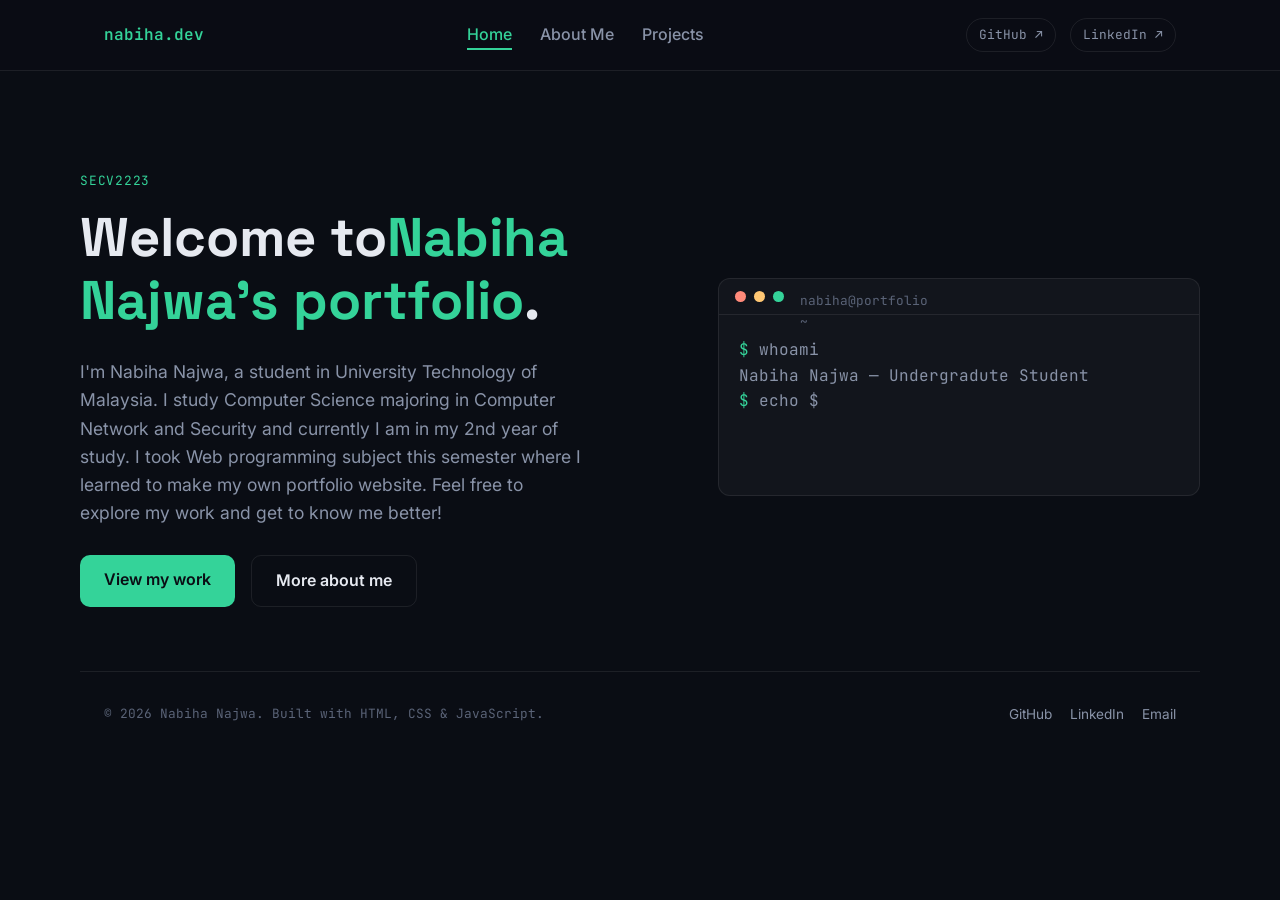
<file: index.html>
<!DOCTYPE html>
<html lang="en">
<head>
  <meta charset="UTF-8">
  <meta name="viewport" content="width=device-width, initial-scale=1.0">
  <title>Nabiha Najwa — Portfolio</title>
  <meta name="description" content="I'm currently a Computer Science student majoring in Computer Network and Security in University Technology of Malaysia. I have always been interested in technology and programming, and I am excited to share my portfolio with you through this website that i build. ">
  <link rel="preconnect" href="https://fonts.googleapis.com">
  <link rel="preconnect" href="https://fonts.gstatic.com" crossorigin>
  <link href="https://fonts.googleapis.com/css2?family=Space+Grotesk:wght@500;600;700&family=Inter:wght@400;500;600&family=JetBrains+Mono:wght@400;500;600&display=swap" rel="stylesheet">
  <link rel="stylesheet" href="css/style.css">
</head>
<body>

  <header class="site-header">
    <nav class="nav" aria-label="Primary">
      <a href="index.html" class="nav__brand">nabiha<span>.dev</span></a>
      <ul class="nav__links">
        <li><a href="index.html" aria-current="page">Home</a></li>
        <li><a href="about.html">About Me</a></li>
        <li><a href="portfolio.html">Projects</a></li>
      </ul>
      <div class="nav__external">
        <a href="https://github.com/nabihanajwaaa" target="_blank" rel="noopener noreferrer">GitHub ↗</a>
        <a href="https://www.linkedin.com/in/nabiha-najwa-b11868330/" target="_blank" rel="noopener noreferrer">LinkedIn ↗</a>
      </div>
      <button class="nav__toggle" aria-label="Toggle menu" aria-expanded="false">
        <span></span>
      </button>
    </nav>
  </header>

  <main id="main">
    <section class="hero wrap">
      <div class="hero__grid">
        <div>
          <span class="eyebrow">SECV2223</span>
          <h1>Welcome to<span class="accent">Nabiha Najwa's portfolio</span>.</h1>
          <p class="hero__lede">
            I'm Nabiha Najwa, a student in University Technology of Malaysia. 
            I study Computer Science majoring in Computer Network and Security 
            and currently I am in my 2nd year of study. I took Web programming
            subject this semester where I learned to make my own portfolio
            website. Feel free to explore my work and get to know me better!
          </p>
          <div class="hero__actions">
            <a href="projects.html" class="btn btn--primary">View my work</a>
            <a href="about.html" class="btn btn--ghost">More about me</a>
          </div>
        </div>

        <div class="terminal" role="img" aria-label="Terminal animation reading: whoami, Nabiha Najwa, software developer, cat skills.txt, HTML, CSS, JavaScript, Git, Accessibility">
          <div class="terminal__bar">
            <span></span><span></span><span></span>
            <span class="terminal__title">nabiha@portfolio ~ </span>
          </div>
          <div class="terminal__body"
               data-terminal
               data-lines='[
                 {"type":"cmd","text":"whoami"},
                 {"type":"out","text":"Nabiha Najwa — Undergradute Student"},
                 {"type":"cmd","text":"echo $Course"},
                 {"type":"out","text":"Computer Network and Security"},
                 {"type":"cmd","text":"echo $STATUS"},
                 {"type":"out","text":"2nd year student"}
               ]'>
          </div>
        </div>
      </div>

  <footer class="site-footer">
    <div class="wrap footer__row">
      <small>&copy; <span data-year></span> Nabiha Najwa. Built with HTML, CSS &amp; JavaScript.</small>
      <div class="footer__socials">
        <a href="https://github.com/nabihanajwaaa" target="_blank" rel="noopener noreferrer">GitHub</a>
        <a href="https://www.linkedin.com/in/nabiha-najwa-b11868330/" target="_blank" rel="noopener noreferrer">LinkedIn</a>
        <a href="mailto:nabihanajwa@graduate.utm.my">Email</a>
      </div>
    </div>
  </footer>

  <script src="js/script.js"></script>
</body>
</html>
</file>
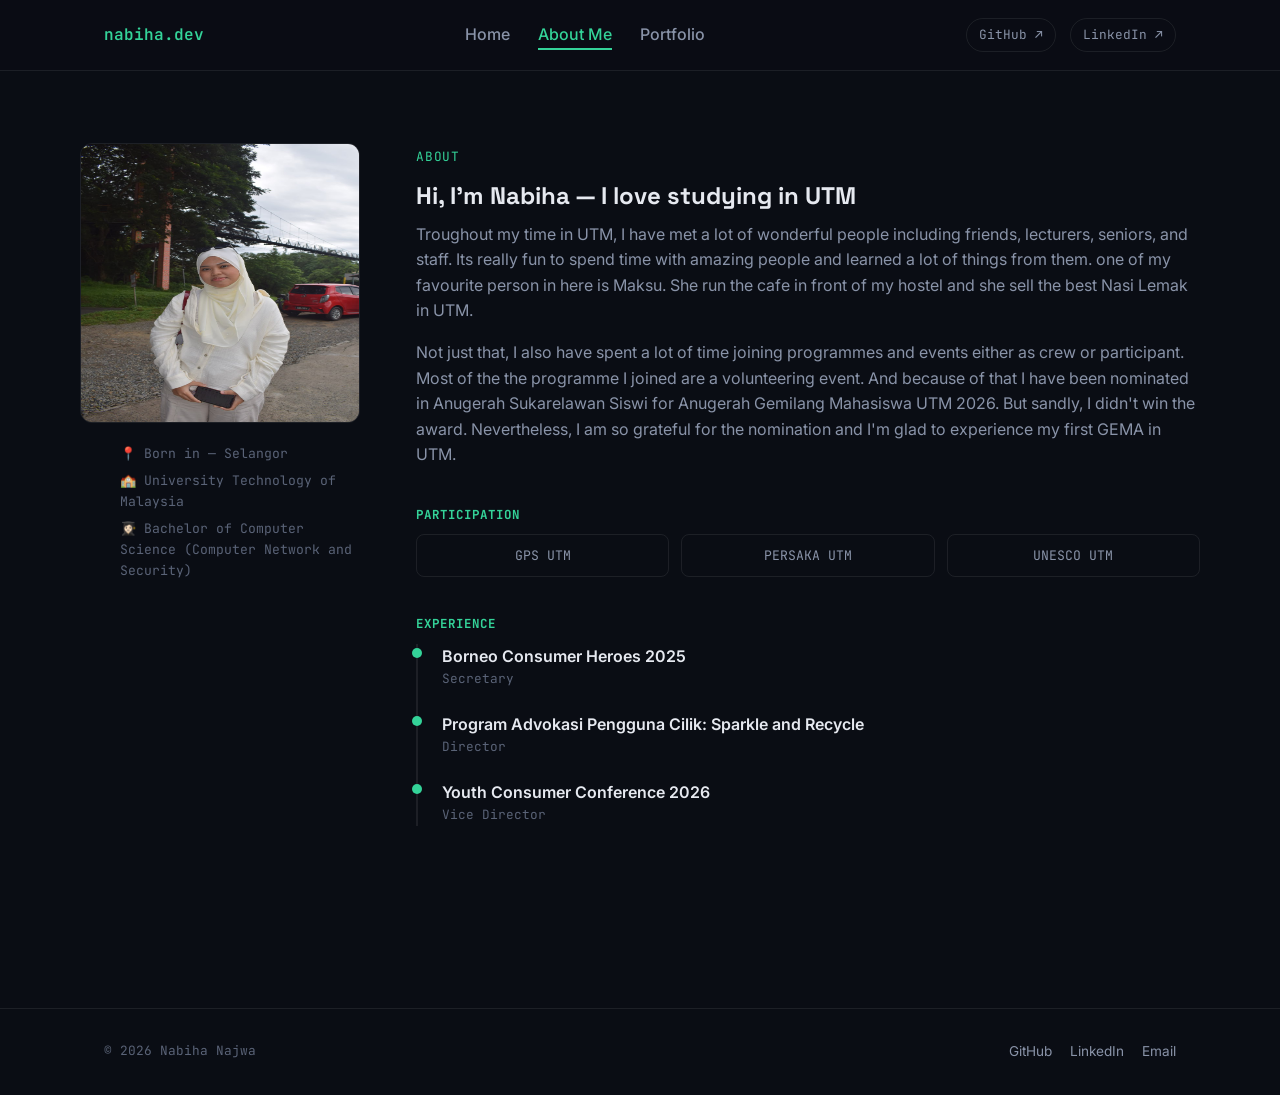
<file: about.html>
<!DOCTYPE html>
<html lang="en">
<head>
  <meta charset="UTF-8">
  <meta name="viewport" content="width=device-width, initial-scale=1.0">
  <title>About Me — Nabiha Najwa</title>
  <meta name="description" content="Learn about Nabiha Najwa's background, skills, and experience">
  <link rel="preconnect" href="https://fonts.googleapis.com">
  <link rel="preconnect" href="https://fonts.gstatic.com" crossorigin>
  <link href="https://fonts.googleapis.com/css2?family=Space+Grotesk:wght@500;600;700&family=Inter:wght@400;500;600&family=JetBrains+Mono:wght@400;500;600&display=swap" rel="stylesheet">
  <link rel="stylesheet" href="css/style.css">
</head>
<body>

  <header class="site-header">
    <nav class="nav" aria-label="Primary">
      <a href="index.html" class="nav__brand">nabiha<span>.dev</span></a>
      <ul class="nav__links">
        <li><a href="index.html">Home</a></li>
        <li><a href="about.html" aria-current="page">About Me</a></li>
        <li><a href="portfolio.html">Portfolio</a></li>
      </ul>
      <div class="nav__external">
        <a href="https://github.com/nabihanajwaaa" target="_blank" rel="noopener noreferrer">GitHub ↗</a>
        <a href="https://www.linkedin.com/in/nabiha-najwa-b11868330/" target="_blank" rel="noopener noreferrer">LinkedIn ↗</a>
      </div>
      <button class="nav__toggle" aria-label="Toggle menu" aria-expanded="false">
        <span></span>
      </button>
    </nav>
  </header>

  <main id="main">
    <section class="about wrap">
      <div class="about__grid">
        <div class="about__portrait">
          <img src="images/portrait2.jpg" alt="Placeholder portrait illustration of me" width="280" height="280">
          <ul class="about__meta">
            <li>📍 Born in — Selangor</li>
            <li>🏫 University Technology of Malaysia</li>
            <li>👩🏻‍🎓 Bachelor of Computer Science (Computer Network and Security)</li>
          </ul>
        </div>

        <div>
          <span class="eyebrow">About</span>
          <h1>Hi, I'm Nabiha — I love studying in UTM</h1>
          <p>
            Troughout my time in UTM, I have met a lot of wonderful people including friends,
            lecturers, seniors, and staff. Its really fun to spend time with amazing people
            and learned a lot of things from them. one of my favourite person in here is Maksu.
            She run the cafe in front of my hostel and she sell the best Nasi Lemak in UTM.
          </p>
          <p>
            Not just that, I also have spent a lot of time joining programmes and events either
            as crew or participant. Most of the the programme I joined are a volunteering event.
            And because of that I have been nominated in Anugerah Sukarelawan Siswi for Anugerah
            Gemilang Mahasiswa UTM 2026. But sandly, I didn't win the award. Nevertheless, 
            I am so grateful for the nomination and I'm glad to experience my first GEMA in UTM.
          </p>

          <h2 class="section-title" style="margin-top:40px;">Participation</h2>
          <div class="participation">
            <span class="skill-chip">GPS UTM</span>
            <span class="skill-chip">PERSAKA UTM</span>
            <span class="skill-chip">UNESCO UTM</span>
          </div>

          <h2 class="section-title" style="margin-top:40px;">Experience</h2>
          <ul class="timeline">
            <li>
              <div class="t-role">Borneo Consumer Heroes 2025</div>
              <div class="t-meta">Secretary</div>
            </li>
            <li>
              <div class="t-role">Program Advokasi Pengguna Cilik: Sparkle and Recycle</div>
              <div class="t-meta">Director</div>
            </li>
            <li>
              <div class="t-role">Youth Consumer Conference 2026</div>
              <div class="t-meta">Vice Director</div>
            </li>
          </ul>
        </div>
      </div>
    </section>
  </main>

  <footer class="site-footer">
    <div class="wrap footer__row">
      <small>&copy; <span data-year></span> Nabiha Najwa</small>
      <div class="footer__socials">
        <a href="https://github.com/nabihanajwa" target="_blank" rel="noopener noreferrer">GitHub</a>
        <a href="https://linkedin.com/in/nabiha-najwa-b11868330/" target="_blank" rel="noopener noreferrer">LinkedIn</a>
        <a href="mailto:nabihanajwa@graduate.utm.my">Email</a>
      </div>
    </div>
  </footer>

  <script src="js/script.js"></script>
</body>
</html>
</file>
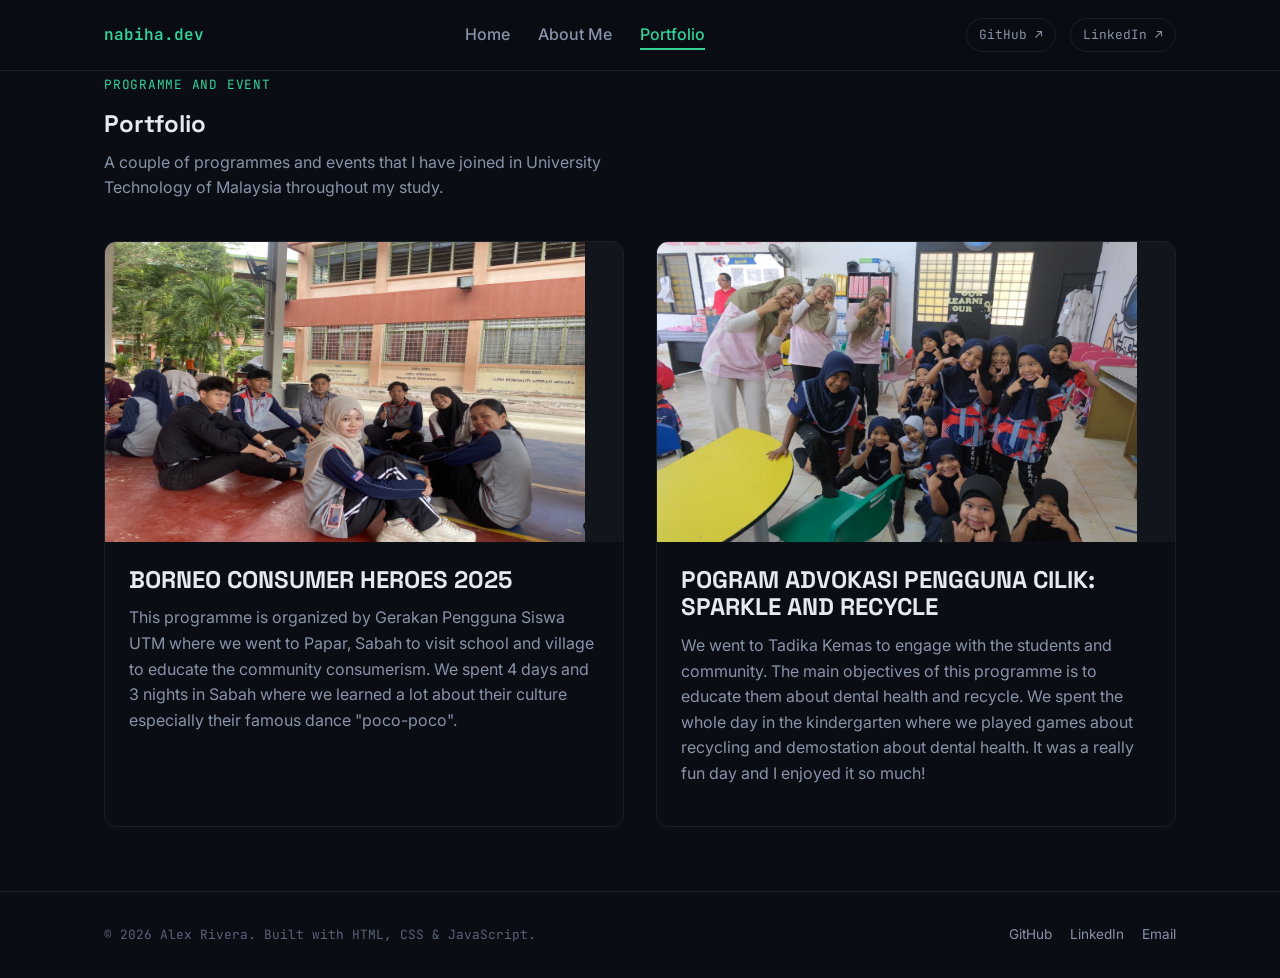
<file: portfolio.html>
<!DOCTYPE html>
<html lang="en">
<head>
  <meta charset="UTF-8">
  <meta name="viewport" content="width=device-width, initial-scale=1.0">
  <title>Portfolio — Nabiha Najwa</title>
  <meta name="description" content="Programme and Event">
  <link rel="preconnect" href="https://fonts.googleapis.com">
  <link rel="preconnect" href="https://fonts.gstatic.com" crossorigin>
  <link href="https://fonts.googleapis.com/css2?family=Space+Grotesk:wght@500;600;700&family=Inter:wght@400;500;600&family=JetBrains+Mono:wght@400;500;600&display=swap" rel="stylesheet">
  <link rel="stylesheet" href="css/style.css">
</head>
<body>

  <header class="site-header">
    <nav class="nav" aria-label="Primary">
      <a href="index.html" class="nav__brand">nabiha<span>.dev</span></a>
      <ul class="nav__links">
        <li><a href="index.html">Home</a></li>
        <li><a href="about.html">About Me</a></li>
        <li><a href="portfolio.html" aria-current="page">Portfolio</a></li>
      </ul>
      <div class="nav__external">
        <a href="https://github.com/nabihanajwaaa" target="_blank" rel="noopener noreferrer">GitHub ↗</a>
        <a href="https://www.linkedin.com/in/nabiha-najwa-b11868330/" target="_blank" rel="noopener noreferrer">LinkedIn ↗</a>
      </div>
      <button class="nav__toggle" aria-label="Toggle menu" aria-expanded="false">
        <span></span>
      </button>
    </nav>
  </header>

  <main id="main">
    <section class="programme wrap">
      <span class="eyebrow">Programme and Event</span>
      <h1>Portfolio</h1>
      <p style="max-width:56ch;">
        A couple of programmes and events that I have joined in 
        University Technology of Malaysia throughout my study.
      </p>

      <div class="project-grid">
        <article class="project-card">
          <div class="project-card__media">
            <img src="images/bch.jpg" alt="Screenshot placeholder for Project One, a task management web app" width="480" height="300">
          </div>
          <div class="project-card__body">
            <h2>BORNEO CONSUMER HEROES 2025</h2>
            <p>
              This programme is organized by Gerakan Pengguna Siswa UTM where we
              went to Papar, Sabah to visit school and village to educate the community
              consumerism. We spent 4 days and 3 nights in Sabah where we learned a lot
              about their culture especially their famous dance "poco-poco". 
            </p>
          </div>
        </article>

        <article class="project-card">
          <div class="project-card__media">
            <img src="images/sparkle.jpg" alt="Screenshot placeholder for Project Two, a weather dashboard" width="480" height="300">
          </div>
          <div class="project-card__body">
            <h2>POGRAM ADVOKASI PENGGUNA CILIK:
              SPARKLE AND RECYCLE
            </h2>
            <p>
              We went to Tadika Kemas to engage with the students and community. The main 
              objectives of this programme is to educate them about dental health and recycle.
              We spent the whole day in the kindergarten where we played games about recycling
              and demostation about dental health. It was a really fun day and I enjoyed it so much!
            </p>
          </div>
        </article>
      </div>
    </section>
  </main>

  <footer class="site-footer">
    <div class="wrap footer__row">
      <small>&copy; <span data-year></span> Alex Rivera. Built with HTML, CSS &amp; JavaScript.</small>
      <div class="footer__socials">
        <a href="https://github.com/yourusername" target="_blank" rel="noopener noreferrer">GitHub</a>
        <a href="https://linkedin.com/in/yourusername" target="_blank" rel="noopener noreferrer">LinkedIn</a>
        <a href="mailto:you@example.com">Email</a>
      </div>
    </div>
  </footer>

  <script src="js/script.js"></script>
</body>
</html>
</file>
<file: css/style.css>
:root {
  --bg: #0A0D14;
  --panel: #12151C;
  --line: rgba(255, 255, 255, 0.08);

  --ink: #E6E9F0;
  --ink-soft: #8993A8;
  --ink-faint: #5A6377;

  --green: #34D399;
  --amber: #FFC773;
  --coral: #FF8A7A;

  --font-display: 'Space Grotesk', sans-serif;
  --font-body: 'Inter', system-ui, sans-serif;
  --font-mono: 'JetBrains Mono', monospace;

  --max-w: 1120px;
  --radius: 12px;
}

* { box-sizing: border-box; }
html { scroll-behavior: smooth; }

body {
  margin: 0;
  background: var(--bg);
  color: var(--ink);
  font-family: var(--font-body);
  line-height: 1.6;
}

img { max-width: 100%; display: block; }

a { color: var(--green); text-decoration: none; }
a:hover { text-decoration: underline; }

h1, h2, h3 {
  font-family: var(--font-display);
  line-height: 1.15;
  margin: 0 0 0.5em;
}

p { margin: 0 0 1em; color: var(--ink-soft); }

.wrap {
  max-width: var(--max-w);
  margin: 0 auto;
  padding: 0 24px;
}

:focus-visible { outline: 2px solid var(--green); outline-offset: 3px; }

@media (prefers-reduced-motion: reduce) {
  * { animation-duration: 0.01ms !important; transition-duration: 0.01ms !important; }
}

.site-header {
  position: sticky;
  top: 0;
  z-index: 50;
  background: rgba(10, 13, 20, 0.9);
  border-bottom: 1px solid var(--line);
}

.nav {
  display: flex;
  align-items: center;
  justify-content: space-between;
  padding: 18px 24px;
  max-width: var(--max-w);
  margin: 0 auto;
}

.nav__brand { font-family: var(--font-mono); font-weight: 600; }
.nav__brand span { color: var(--green); }

.nav__links {
  display: flex;
  gap: 28px;
  list-style: none;
  margin: 0;
  padding: 0;
}

.nav__links a { color: var(--ink-soft); font-weight: 500; }
.nav__links a:hover { color: var(--ink); text-decoration: none; }
.nav__links a[aria-current="page"] {
  color: var(--green);
  border-bottom: 2px solid var(--green);
  padding-bottom: 4px;
}

.nav__external { display: flex; gap: 14px; }
.nav__external a {
  font-family: var(--font-mono);
  font-size: 0.8rem;
  border: 1px solid var(--line);
  padding: 6px 12px;
  border-radius: 20px;
  color: var(--ink-soft);
}
.nav__external a:hover { border-color: var(--green); color: var(--green); text-decoration: none; }

.nav__toggle {
  display: none;
  background: none;
  border: 1px solid var(--line);
  border-radius: 8px;
  width: 42px;
  height: 38px;
  cursor: pointer;
}
.nav__toggle span, .nav__toggle::before, .nav__toggle::after {
  content: "";
  display: block;
  height: 2px;
  background: var(--ink);
  margin: 6px 10px;
}

.hero { padding: 96px 0 64px; }

.hero__grid {
  display: grid;
  grid-template-columns: 1.1fr 0.9fr;
  gap: 48px;
  align-items: center;
}

.eyebrow {
  font-family: var(--font-mono);
  color: var(--green);
  font-size: 0.8rem;
  letter-spacing: 0.06em;
  text-transform: uppercase;
  margin-bottom: 14px;
  display: inline-block;
}

.hero h1 { font-size: clamp(2.2rem, 4.5vw, 3.4rem); max-width: 16ch; }
.hero h1 .accent { color: var(--green); }

.hero__lede { font-size: 1.1rem; max-width: 46ch; }

.hero__actions { display: flex; gap: 16px; margin-top: 28px; flex-wrap: wrap; }

.btn {
  display: inline-block;
  font-weight: 600;
  padding: 12px 24px;
  border-radius: 10px;
  transition: transform 0.15s ease;
}
.btn--primary { background: var(--green); color: #0A0D14; }
.btn--primary:hover { transform: translateY(-2px); text-decoration: none; }
.btn--ghost { border: 1px solid var(--line); color: var(--ink); }
.btn--ghost:hover { border-color: var(--green); color: var(--green); text-decoration: none; }

.terminal {
  background: var(--panel);
  border: 1px solid var(--line);
  border-radius: var(--radius);
  overflow: hidden;
  font-family: var(--font-mono);
}
.terminal__bar {
  display: flex;
  align-items: center;
  gap: 8px;
  padding: 12px 16px;
  border-bottom: 1px solid var(--line);
}
.terminal__bar span { width: 11px; height: 11px; border-radius: 50%; }
.terminal__bar span:nth-child(1) { background: var(--coral); }
.terminal__bar span:nth-child(2) { background: var(--amber); }
.terminal__bar span:nth-child(3) { background: var(--green); }
.terminal__title { margin-left: 8px; color: var(--ink-faint); font-size: 0.8rem; }
.terminal__body { padding: 22px 20px 30px; color: var(--ink-soft); min-height: 180px; }
.terminal__body .prompt { color: var(--green); }
.terminal__body .out { color: var(--ink-faint); }
.terminal__cursor {
  display: inline-block;
  width: 8px; height: 1.1em;
  background: var(--green);
  vertical-align: text-bottom;
  animation: blink 1s steps(1) infinite;
}
@keyframes blink { 50% { opacity: 0; } }

.about { padding: 72px 0 96px; }
.about__grid { display: grid; grid-template-columns: 280px 1fr; gap: 56px; }
.about__portrait img { border-radius: var(--radius); border: 1px solid var(--line); }
.about__meta { margin-top: 20px; font-family: var(--font-mono); font-size: 0.82rem; color: var(--ink-faint); }
.about__meta ul { padding: 0; margin: 0; }
.about__meta li { margin-bottom: 6px; list-style: none; }

.section-title {
  font-family: var(--font-mono);
  text-transform: uppercase;
  letter-spacing: 0.08em;
  font-size: 0.78rem;
  color: var(--green);
  margin-bottom: 10px;
}

.participation { display: grid; grid-template-columns: repeat(3, 1fr); gap: 12px; margin-top: 12px; }
.skill-chip {
  border: 1px solid var(--line);
  border-radius: 8px;
  padding: 10px 14px;
  font-family: var(--font-mono);
  font-size: 0.82rem;
  text-align: center;
  color: var(--ink-soft);
}
.skill-chip:hover { border-color: var(--green); color: var(--green); }

.timeline { margin-top: 12px; border-left: 2px solid var(--line); padding-left: 24px; }
.timeline li { list-style: none; margin-bottom: 22px; position: relative; }
.timeline li::before {
  content: "";
  position: absolute;
  left: -30px; top: 4px;
  width: 10px; height: 10px;
  border-radius: 50%;
  background: var(--green);
}
.timeline .t-role { font-weight: 600; color: var(--ink); }
.timeline .t-meta { font-family: var(--font-mono); font-size: 0.8rem; color: var(--ink-faint); }

/* ==========================================================
   Projects page — Grid
   ========================================================== */
.projects { padding: 72px 0 96px; }
.project-grid {
  display: grid;
  grid-template-columns: repeat(2, 1fr);
  gap: 32px;
  margin-top: 40px;
}
.project-card {
  border: 1px solid var(--line);
  border-radius: var(--radius);
  overflow: hidden;
  display: flex;
  flex-direction: column;
  transition: transform 0.15s ease, border-color 0.15s ease;
}
.project-card:hover { transform: translateY(-4px); border-color: var(--green); }
.project-card__media { background: var(--panel); }
.project-card__body { padding: 24px; flex: 1; display: flex; flex-direction: column; }

/* ==========================================================
   Footer — Flexbox
   ========================================================== */
.site-footer { border-top: 1px solid var(--line); padding: 32px 0; margin-top: 64px; }
.footer__row {
  display: flex;
  justify-content: space-between;
  align-items: center;
  flex-wrap: wrap;
  gap: 16px;
}
.footer__row small { color: var(--ink-faint); font-family: var(--font-mono); font-size: 0.8rem; }
.footer__socials { display: flex; gap: 18px; }
.footer__socials a { color: var(--ink-soft); font-size: 0.85rem; }
.footer__socials a:hover { color: var(--green); }

/* ==========================================================
   Responsive
   ========================================================== */
@media (max-width: 860px) {
  .hero__grid { grid-template-columns: 1fr; }
  .about__grid { grid-template-columns: 1fr; }
  .about__portrait { max-width: 220px; }
  .project-grid { grid-template-columns: 1fr; }
}

@media (max-width: 720px) {
  .nav__links, .nav__external { display: none; }
  .nav__toggle { display: block; }
  .site-header.is-open .nav__links,
  .site-header.is-open .nav__external {
    display: flex;
    flex-direction: column;
    align-items: flex-start;
    gap: 14px;
    padding: 0 24px 20px;
  }
  .site-header.is-open .nav { flex-wrap: wrap; }
  .participation { grid-template-columns: repeat(2, 1fr); }
}

@media (max-width: 480px) {
  .hero { padding: 56px 0 40px; }
  .participation { grid-template-columns: 1fr; }
  .hero__actions { flex-direction: column; }
  .btn { text-align: center; }
}
</file>
